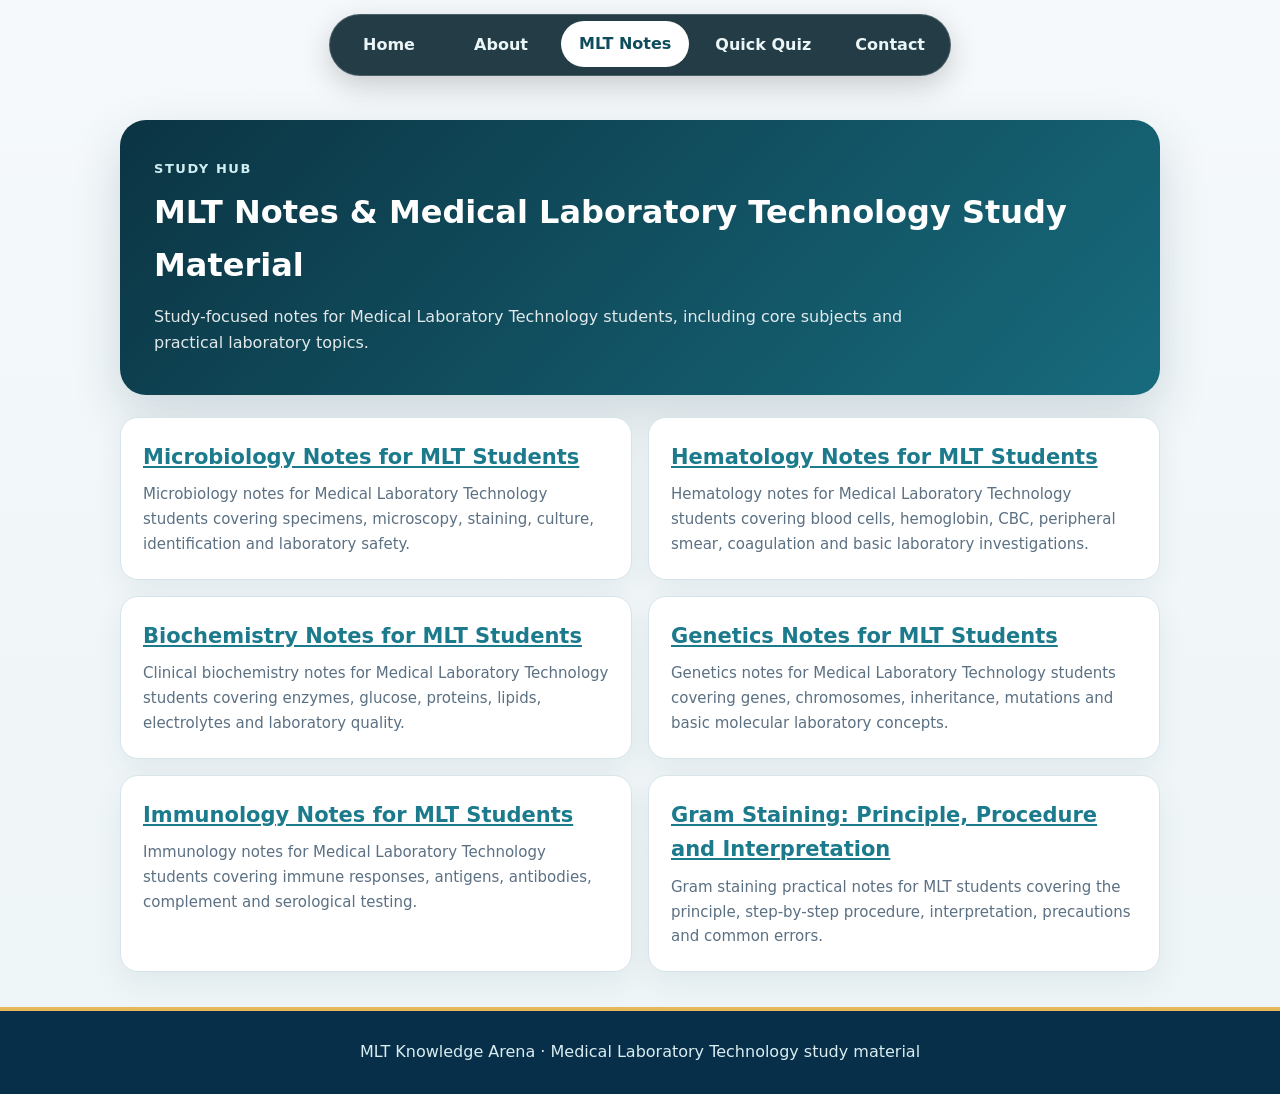
<file: Notes/index.html>
<!doctype html>
<html lang="en">
<head>
<meta charset="utf-8">
<meta name="viewport" content="width=device-width,initial-scale=1">
<title>MLT Notes &amp; Study Material | MLT Knowledge Arena</title>
<meta name="description" content="MLT notes and Medical Laboratory Technology study material covering Microbiology, Hematology, Biochemistry, Genetics, Immunology and practical laboratory topics.">
<meta name="robots" content="index,follow,max-image-preview:large,max-snippet:-1,max-video-preview:-1">
<link rel="canonical" href="https://shivambiomed.github.io/mlt-notes/">
<meta property="og:type" content="website">
<meta property="og:title" content="MLT Notes &amp; Study Material | MLT Knowledge Arena">
<meta property="og:description" content="MLT notes and Medical Laboratory Technology study material for students.">
<meta property="og:url" content="https://shivambiomed.github.io/mlt-notes/">
<link rel="stylesheet" href="/assets/css/seo-pages.css">
<script type="application/ld+json">
{
  "@context": "https://schema.org",
  "@type": "CollectionPage",
  "name": "MLT Notes & Study Material",
  "description": "MLT notes and Medical Laboratory Technology study material.",
  "url": "https://shivambiomed.github.io/mlt-notes/",
  "isPartOf": {
    "@type": "WebSite",
    "name": "MLT Knowledge Arena",
    "url": "https://shivambiomed.github.io/"
  },
  "inLanguage": "en"
}
</script>
</head>
<body>
<div class="topbar"><nav class="nav" aria-label="Primary navigation"><a href="/">Home</a><a href="/#about">About</a><a class="active" href="/mlt-notes/">MLT Notes</a><a href="/#quiz">Quick Quiz</a><a href="/#contact">Contact</a></nav></div>
<div class="mlt-mobile-header"><button class="mlt-menu-button" id="mltMenuButton" aria-label="Open menu" aria-expanded="false"><span></span><span></span><span></span></button><a class="mlt-mobile-brand" href="/"><span class="mlt-brand-mark">🧪</span><span>MLT Knowledge Arena</span></a><a class="mlt-header-action" aria-label="Open Quick Quiz" href="/#quiz">🤖</a></div>
<div class="mlt-drawer-overlay" id="mltDrawerOverlay" aria-hidden="true"></div><aside class="mlt-drawer" id="mltDrawer" aria-label="Website menu" aria-hidden="true"><div class="mlt-drawer-profile"><div class="mlt-profile-icon">🧪</div><div class="mlt-profile-copy"><strong>MLT Knowledge Arena</strong><span>Explore notes, quiz and lab resources</span></div><button class="mlt-drawer-close" id="mltDrawerClose" aria-label="Close menu">×</button></div><div class="mlt-drawer-list"><a class="mlt-drawer-item" href="/"><span class="mlt-item-icon">⌂</span><span>Home</span></a><a class="mlt-drawer-item" href="/mlt-notes/"><span class="mlt-item-icon">📚</span><span>MLT Notes</span></a><div class="mlt-drawer-item"><span class="mlt-item-icon">🧫</span><span>Subjects</span></div><div class="mlt-drawer-submenu"><a href="/mlt-notes/microbiology/"><b>Microbiology</b><small>Specimens, culture, identification &amp; testing</small></a><a href="/mlt-notes/hematology/"><b>Hematology</b><small>Blood cells, Hb, coagulation &amp; investigations</small></a><a href="/mlt-notes/biochemistry/"><b>Biochemistry</b><small>Biomolecules, enzymes, metabolism &amp; tests</small></a><a href="/mlt-notes/genetics/"><b>Genetics</b><small>Genes, chromosomes, inheritance &amp; variation</small></a><a href="/mlt-notes/immunology/"><b>Immunology</b><small>Immune responses, antibodies &amp; serology</small></a></div><a class="mlt-drawer-item" href="/#quiz"><span class="mlt-item-icon">🧠</span><span>Quick Quiz</span></a><a class="mlt-drawer-item" href="/#about"><span class="mlt-item-icon">🎓</span><span>Career &amp; Skills</span></a><a class="mlt-drawer-item" href="/#about"><span class="mlt-item-icon">👤</span><span>About</span></a><a class="mlt-drawer-item" href="/#contact"><span class="mlt-item-icon">✉️</span><span>Contact</span></a></div><div class="mlt-drawer-footer"><strong>Study smarter with MLT Knowledge Arena</strong><span>Notes • Lab Practical • Quiz • Career</span></div></aside>
<main class="page-shell">
<div class="hero-note"><div class="eyebrow">Study Hub</div><h1>MLT Notes &amp; Medical Laboratory Technology Study Material</h1><p>Study-focused notes for Medical Laboratory Technology students, including core subjects and practical laboratory topics.</p></div>
<div class="card-grid"><article class="card microbiology"><h2><a href="/mlt-notes/microbiology/">Microbiology Notes for MLT Students</a></h2><p>Microbiology notes for Medical Laboratory Technology students covering specimens, microscopy, staining, culture, identification and laboratory safety.</p></article><article class="card hematology"><h2><a href="/mlt-notes/hematology/">Hematology Notes for MLT Students</a></h2><p>Hematology notes for Medical Laboratory Technology students covering blood cells, hemoglobin, CBC, peripheral smear, coagulation and basic laboratory investigations.</p></article><article class="card biochemistry"><h2><a href="/mlt-notes/biochemistry/">Biochemistry Notes for MLT Students</a></h2><p>Clinical biochemistry notes for Medical Laboratory Technology students covering enzymes, glucose, proteins, lipids, electrolytes and laboratory quality.</p></article><article class="card genetics"><h2><a href="/mlt-notes/genetics/">Genetics Notes for MLT Students</a></h2><p>Genetics notes for Medical Laboratory Technology students covering genes, chromosomes, inheritance, mutations and basic molecular laboratory concepts.</p></article><article class="card immunology"><h2><a href="/mlt-notes/immunology/">Immunology Notes for MLT Students</a></h2><p>Immunology notes for Medical Laboratory Technology students covering immune responses, antigens, antibodies, complement and serological testing.</p></article><article class="card gram-staining"><h2><a href="/mlt-notes/gram-staining/">Gram Staining: Principle, Procedure and Interpretation</a></h2><p>Gram staining practical notes for MLT students covering the principle, step-by-step procedure, interpretation, precautions and common errors.</p></article></div>
</main>
<footer class="site-footer">MLT Knowledge Arena &middot; Medical Laboratory Technology study material</footer>
<script src="/assets/js/seo-nav.js"></script></body>
</html>
</file>
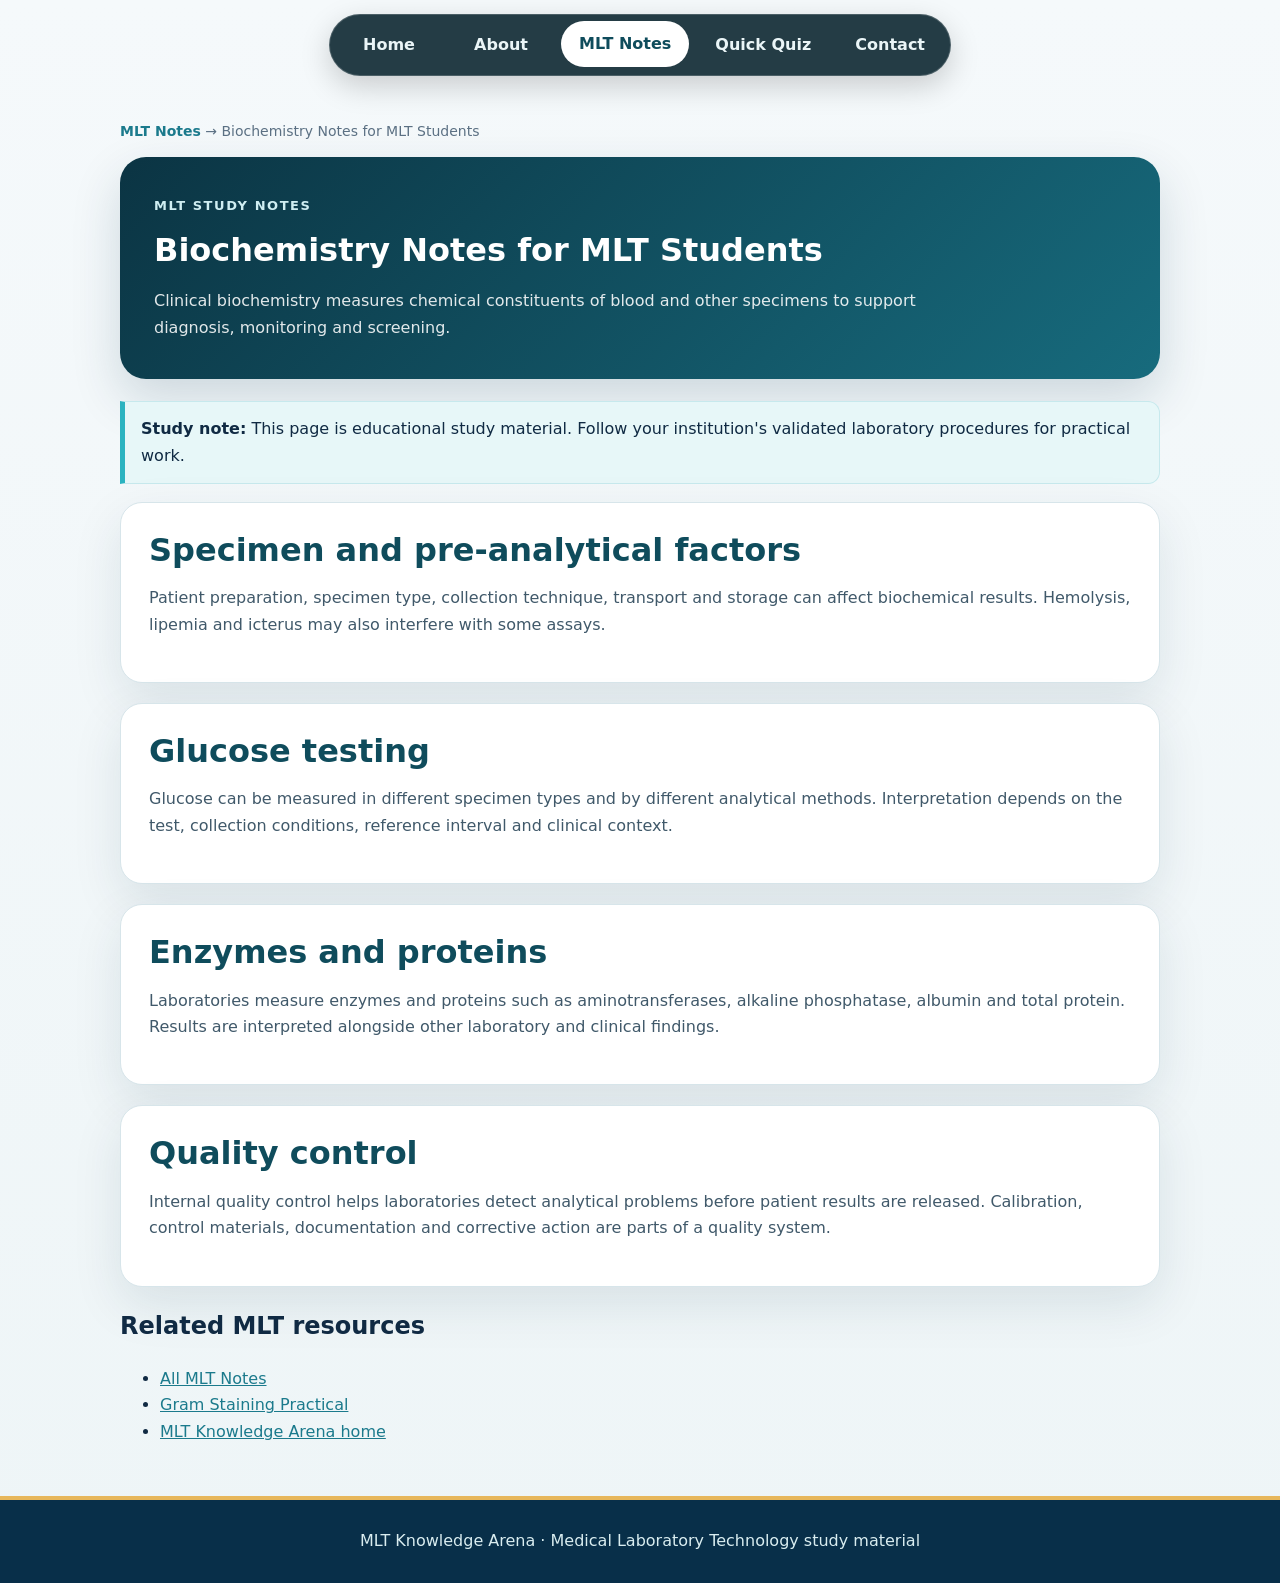
<file: Notes/biochemistry/index.html>
<!doctype html>
<html lang="en">
<head>
<meta charset="utf-8">
<meta name="viewport" content="width=device-width,initial-scale=1">
<title>Biochemistry Notes for MLT Students | MLT Knowledge Arena</title>
<meta name="description" content="Clinical biochemistry notes for Medical Laboratory Technology students covering enzymes, glucose, proteins, lipids, electrolytes and laboratory quality.">
<meta name="robots" content="index,follow,max-image-preview:large,max-snippet:-1,max-video-preview:-1">
<link rel="canonical" href="https://shivambiomed.github.io/mlt-notes/biochemistry/">
<meta property="og:type" content="article">
<meta property="og:title" content="Biochemistry Notes for MLT Students | MLT Knowledge Arena">
<meta property="og:description" content="Clinical biochemistry notes for Medical Laboratory Technology students covering enzymes, glucose, proteins, lipids, electrolytes and laboratory quality.">
<meta property="og:url" content="https://shivambiomed.github.io/mlt-notes/biochemistry/">
<meta property="og:site_name" content="MLT Knowledge Arena">
<meta name="twitter:card" content="summary">
<meta name="twitter:title" content="Biochemistry Notes for MLT Students | MLT Knowledge Arena">
<meta name="twitter:description" content="Clinical biochemistry notes for Medical Laboratory Technology students covering enzymes, glucose, proteins, lipids, electrolytes and laboratory quality.">
<link rel="stylesheet" href="/assets/css/seo-pages.css">
<script type="application/ld+json">
{
  "@context": "https://schema.org",
  "@type": "Article",
  "headline": "Biochemistry Notes for MLT Students",
  "description": "Clinical biochemistry notes for Medical Laboratory Technology students covering enzymes, glucose, proteins, lipids, electrolytes and laboratory quality.",
  "url": "https://shivambiomed.github.io/mlt-notes/biochemistry/",
  "isPartOf": {
    "@type": "WebSite",
    "name": "MLT Knowledge Arena",
    "url": "https://shivambiomed.github.io/"
  },
  "inLanguage": "en",
  "about": [
    "Medical Laboratory Technology",
    "MLT study material"
  ]
}
</script>
</head>
<body>
<div class="topbar"><nav class="nav" aria-label="Primary navigation"><a href="/">Home</a><a href="/#about">About</a><a class="active" href="/mlt-notes/">MLT Notes</a><a href="/#quiz">Quick Quiz</a><a href="/#contact">Contact</a></nav></div>
<div class="mlt-mobile-header"><button class="mlt-menu-button" id="mltMenuButton" aria-label="Open menu" aria-expanded="false"><span></span><span></span><span></span></button><a class="mlt-mobile-brand" href="/"><span class="mlt-brand-mark">🧪</span><span>MLT Knowledge Arena</span></a><a class="mlt-header-action" aria-label="Open Quick Quiz" href="/#quiz">🤖</a></div>
<div class="mlt-drawer-overlay" id="mltDrawerOverlay" aria-hidden="true"></div><aside class="mlt-drawer" id="mltDrawer" aria-label="Website menu" aria-hidden="true"><div class="mlt-drawer-profile"><div class="mlt-profile-icon">🧪</div><div class="mlt-profile-copy"><strong>MLT Knowledge Arena</strong><span>Explore notes, quiz and lab resources</span></div><button class="mlt-drawer-close" id="mltDrawerClose" aria-label="Close menu">×</button></div><div class="mlt-drawer-list"><a class="mlt-drawer-item" href="/"><span class="mlt-item-icon">⌂</span><span>Home</span></a><a class="mlt-drawer-item" href="/mlt-notes/"><span class="mlt-item-icon">📚</span><span>MLT Notes</span></a><div class="mlt-drawer-item"><span class="mlt-item-icon">🧫</span><span>Subjects</span></div><div class="mlt-drawer-submenu"><a href="/mlt-notes/microbiology/"><b>Microbiology</b><small>Specimens, culture, identification &amp; testing</small></a><a href="/mlt-notes/hematology/"><b>Hematology</b><small>Blood cells, Hb, coagulation &amp; investigations</small></a><a href="/mlt-notes/biochemistry/"><b>Biochemistry</b><small>Biomolecules, enzymes, metabolism &amp; tests</small></a><a href="/mlt-notes/genetics/"><b>Genetics</b><small>Genes, chromosomes, inheritance &amp; variation</small></a><a href="/mlt-notes/immunology/"><b>Immunology</b><small>Immune responses, antibodies &amp; serology</small></a></div><a class="mlt-drawer-item" href="/#quiz"><span class="mlt-item-icon">🧠</span><span>Quick Quiz</span></a><a class="mlt-drawer-item" href="/#about"><span class="mlt-item-icon">🎓</span><span>Career &amp; Skills</span></a><a class="mlt-drawer-item" href="/#about"><span class="mlt-item-icon">👤</span><span>About</span></a><a class="mlt-drawer-item" href="/#contact"><span class="mlt-item-icon">✉️</span><span>Contact</span></a></div><div class="mlt-drawer-footer"><strong>Study smarter with MLT Knowledge Arena</strong><span>Notes • Lab Practical • Quiz • Career</span></div></aside>
<main class="page-shell">
<p class="breadcrumb"><a href="/mlt-notes/">MLT Notes</a> &rarr; Biochemistry Notes for MLT Students</p>
<div class="hero-note"><div class="eyebrow">MLT Study Notes</div><h1>Biochemistry Notes for MLT Students</h1><p>Clinical biochemistry measures chemical constituents of blood and other specimens to support diagnosis, monitoring and screening.</p></div>
<div class="note"><strong>Study note:</strong> This page is educational study material. Follow your institution's validated laboratory procedures for practical work.</div>
<section class="content-panel"><h2>Specimen and pre-analytical factors</h2><p>Patient preparation, specimen type, collection technique, transport and storage can affect biochemical results. Hemolysis, lipemia and icterus may also interfere with some assays.</p></section>
<section class="content-panel"><h2>Glucose testing</h2><p>Glucose can be measured in different specimen types and by different analytical methods. Interpretation depends on the test, collection conditions, reference interval and clinical context.</p></section>
<section class="content-panel"><h2>Enzymes and proteins</h2><p>Laboratories measure enzymes and proteins such as aminotransferases, alkaline phosphatase, albumin and total protein. Results are interpreted alongside other laboratory and clinical findings.</p></section>
<section class="content-panel"><h2>Quality control</h2><p>Internal quality control helps laboratories detect analytical problems before patient results are released. Calibration, control materials, documentation and corrective action are parts of a quality system.</p></section>
<h2>Related MLT resources</h2>
<ul>
<li><a href="/mlt-notes/">All MLT Notes</a></li>
<li><a href="/mlt-notes/gram-staining/">Gram Staining Practical</a></li>
<li><a href="/">MLT Knowledge Arena home</a></li>
</ul>
</main>
<footer class="site-footer">MLT Knowledge Arena &middot; Medical Laboratory Technology study material</footer>
<script src="/assets/js/seo-nav.js"></script></body>
</html>
</file>
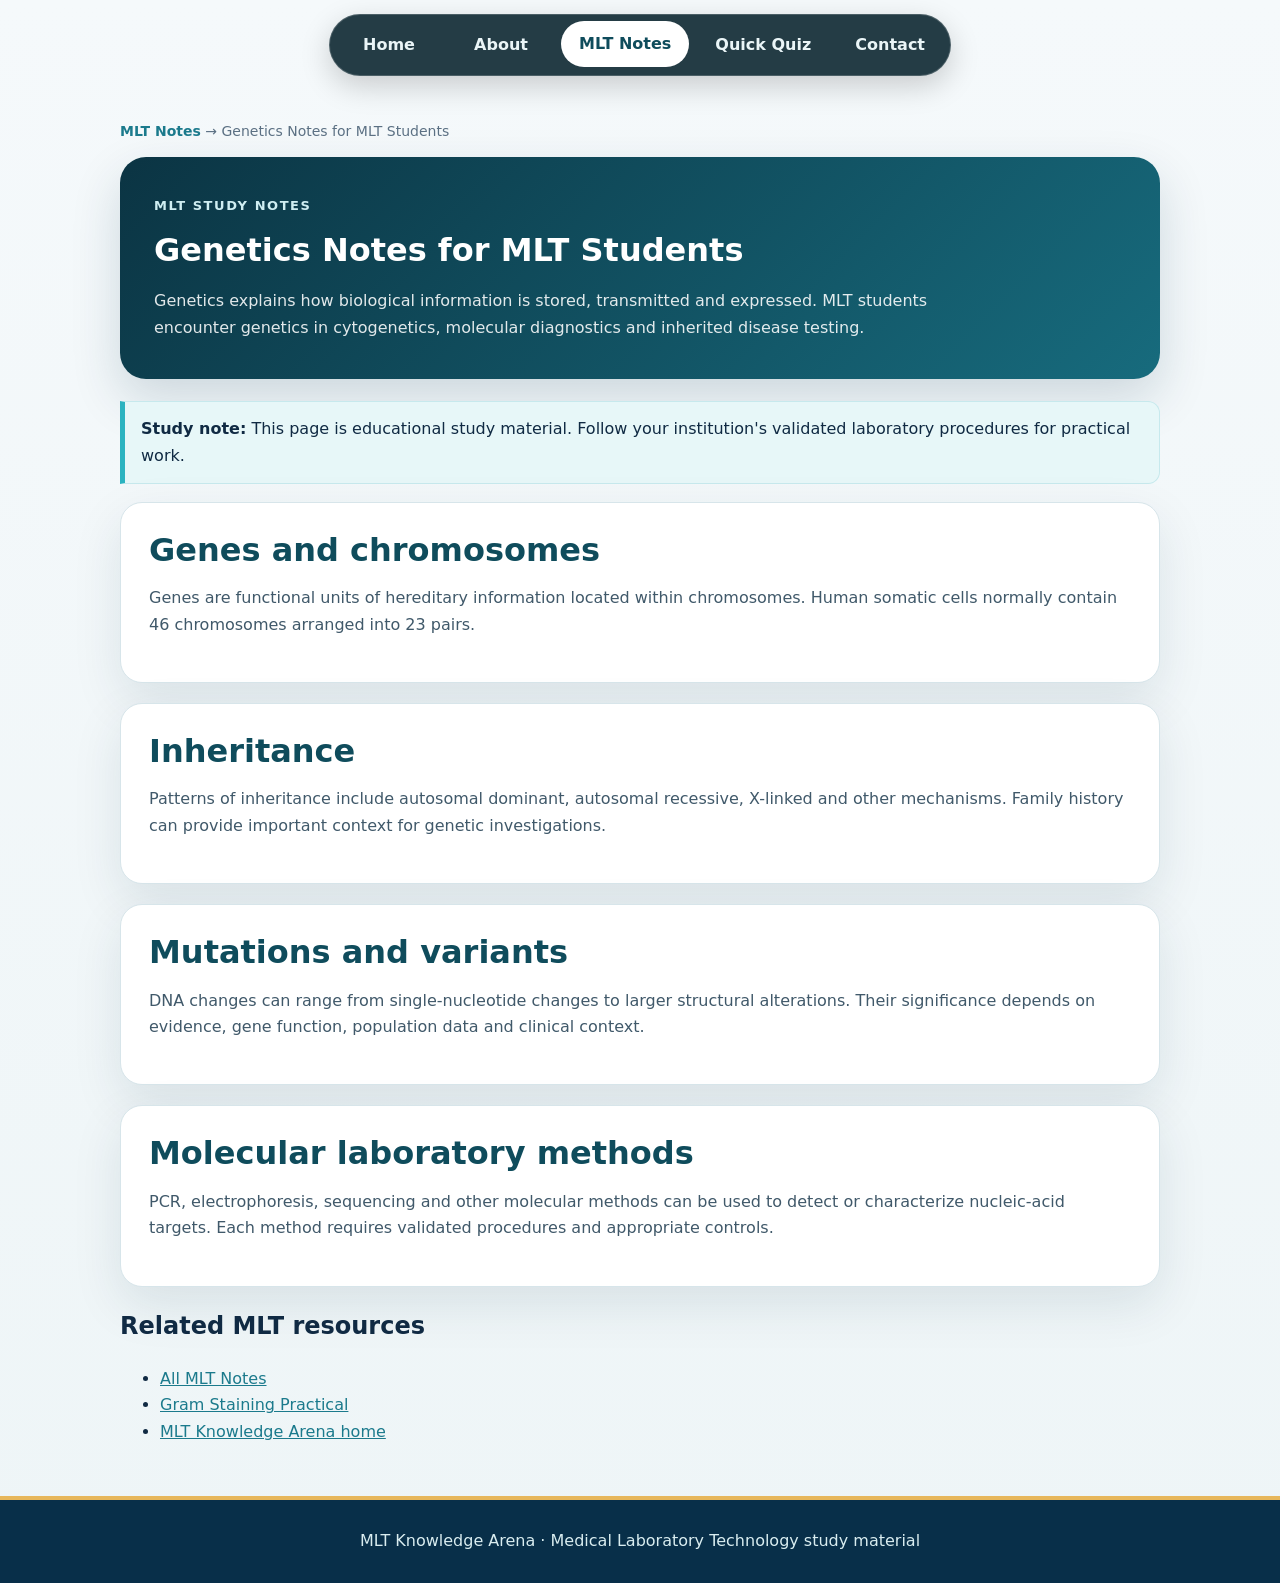
<file: Notes/genetics/index.html>
<!doctype html>
<html lang="en">
<head>
<meta charset="utf-8">
<meta name="viewport" content="width=device-width,initial-scale=1">
<title>Genetics Notes for MLT Students | MLT Knowledge Arena</title>
<meta name="description" content="Genetics notes for Medical Laboratory Technology students covering genes, chromosomes, inheritance, mutations and basic molecular laboratory concepts.">
<meta name="robots" content="index,follow,max-image-preview:large,max-snippet:-1,max-video-preview:-1">
<link rel="canonical" href="https://shivambiomed.github.io/mlt-notes/genetics/">
<meta property="og:type" content="article">
<meta property="og:title" content="Genetics Notes for MLT Students | MLT Knowledge Arena">
<meta property="og:description" content="Genetics notes for Medical Laboratory Technology students covering genes, chromosomes, inheritance, mutations and basic molecular laboratory concepts.">
<meta property="og:url" content="https://shivambiomed.github.io/mlt-notes/genetics/">
<meta property="og:site_name" content="MLT Knowledge Arena">
<meta name="twitter:card" content="summary">
<meta name="twitter:title" content="Genetics Notes for MLT Students | MLT Knowledge Arena">
<meta name="twitter:description" content="Genetics notes for Medical Laboratory Technology students covering genes, chromosomes, inheritance, mutations and basic molecular laboratory concepts.">
<link rel="stylesheet" href="/assets/css/seo-pages.css">
<script type="application/ld+json">
{
  "@context": "https://schema.org",
  "@type": "Article",
  "headline": "Genetics Notes for MLT Students",
  "description": "Genetics notes for Medical Laboratory Technology students covering genes, chromosomes, inheritance, mutations and basic molecular laboratory concepts.",
  "url": "https://shivambiomed.github.io/mlt-notes/genetics/",
  "isPartOf": {
    "@type": "WebSite",
    "name": "MLT Knowledge Arena",
    "url": "https://shivambiomed.github.io/"
  },
  "inLanguage": "en",
  "about": [
    "Medical Laboratory Technology",
    "MLT study material"
  ]
}
</script>
</head>
<body>
<div class="topbar"><nav class="nav" aria-label="Primary navigation"><a href="/">Home</a><a href="/#about">About</a><a class="active" href="/mlt-notes/">MLT Notes</a><a href="/#quiz">Quick Quiz</a><a href="/#contact">Contact</a></nav></div>
<div class="mlt-mobile-header"><button class="mlt-menu-button" id="mltMenuButton" aria-label="Open menu" aria-expanded="false"><span></span><span></span><span></span></button><a class="mlt-mobile-brand" href="/"><span class="mlt-brand-mark">🧪</span><span>MLT Knowledge Arena</span></a><a class="mlt-header-action" aria-label="Open Quick Quiz" href="/#quiz">🤖</a></div>
<div class="mlt-drawer-overlay" id="mltDrawerOverlay" aria-hidden="true"></div><aside class="mlt-drawer" id="mltDrawer" aria-label="Website menu" aria-hidden="true"><div class="mlt-drawer-profile"><div class="mlt-profile-icon">🧪</div><div class="mlt-profile-copy"><strong>MLT Knowledge Arena</strong><span>Explore notes, quiz and lab resources</span></div><button class="mlt-drawer-close" id="mltDrawerClose" aria-label="Close menu">×</button></div><div class="mlt-drawer-list"><a class="mlt-drawer-item" href="/"><span class="mlt-item-icon">⌂</span><span>Home</span></a><a class="mlt-drawer-item" href="/mlt-notes/"><span class="mlt-item-icon">📚</span><span>MLT Notes</span></a><div class="mlt-drawer-item"><span class="mlt-item-icon">🧫</span><span>Subjects</span></div><div class="mlt-drawer-submenu"><a href="/mlt-notes/microbiology/"><b>Microbiology</b><small>Specimens, culture, identification &amp; testing</small></a><a href="/mlt-notes/hematology/"><b>Hematology</b><small>Blood cells, Hb, coagulation &amp; investigations</small></a><a href="/mlt-notes/biochemistry/"><b>Biochemistry</b><small>Biomolecules, enzymes, metabolism &amp; tests</small></a><a href="/mlt-notes/genetics/"><b>Genetics</b><small>Genes, chromosomes, inheritance &amp; variation</small></a><a href="/mlt-notes/immunology/"><b>Immunology</b><small>Immune responses, antibodies &amp; serology</small></a></div><a class="mlt-drawer-item" href="/#quiz"><span class="mlt-item-icon">🧠</span><span>Quick Quiz</span></a><a class="mlt-drawer-item" href="/#about"><span class="mlt-item-icon">🎓</span><span>Career &amp; Skills</span></a><a class="mlt-drawer-item" href="/#about"><span class="mlt-item-icon">👤</span><span>About</span></a><a class="mlt-drawer-item" href="/#contact"><span class="mlt-item-icon">✉️</span><span>Contact</span></a></div><div class="mlt-drawer-footer"><strong>Study smarter with MLT Knowledge Arena</strong><span>Notes • Lab Practical • Quiz • Career</span></div></aside>
<main class="page-shell">
<p class="breadcrumb"><a href="/mlt-notes/">MLT Notes</a> &rarr; Genetics Notes for MLT Students</p>
<div class="hero-note"><div class="eyebrow">MLT Study Notes</div><h1>Genetics Notes for MLT Students</h1><p>Genetics explains how biological information is stored, transmitted and expressed. MLT students encounter genetics in cytogenetics, molecular diagnostics and inherited disease testing.</p></div>
<div class="note"><strong>Study note:</strong> This page is educational study material. Follow your institution's validated laboratory procedures for practical work.</div>
<section class="content-panel"><h2>Genes and chromosomes</h2><p>Genes are functional units of hereditary information located within chromosomes. Human somatic cells normally contain 46 chromosomes arranged into 23 pairs.</p></section>
<section class="content-panel"><h2>Inheritance</h2><p>Patterns of inheritance include autosomal dominant, autosomal recessive, X-linked and other mechanisms. Family history can provide important context for genetic investigations.</p></section>
<section class="content-panel"><h2>Mutations and variants</h2><p>DNA changes can range from single-nucleotide changes to larger structural alterations. Their significance depends on evidence, gene function, population data and clinical context.</p></section>
<section class="content-panel"><h2>Molecular laboratory methods</h2><p>PCR, electrophoresis, sequencing and other molecular methods can be used to detect or characterize nucleic-acid targets. Each method requires validated procedures and appropriate controls.</p></section>
<h2>Related MLT resources</h2>
<ul>
<li><a href="/mlt-notes/">All MLT Notes</a></li>
<li><a href="/mlt-notes/gram-staining/">Gram Staining Practical</a></li>
<li><a href="/">MLT Knowledge Arena home</a></li>
</ul>
</main>
<footer class="site-footer">MLT Knowledge Arena &middot; Medical Laboratory Technology study material</footer>
<script src="/assets/js/seo-nav.js"></script></body>
</html>
</file>
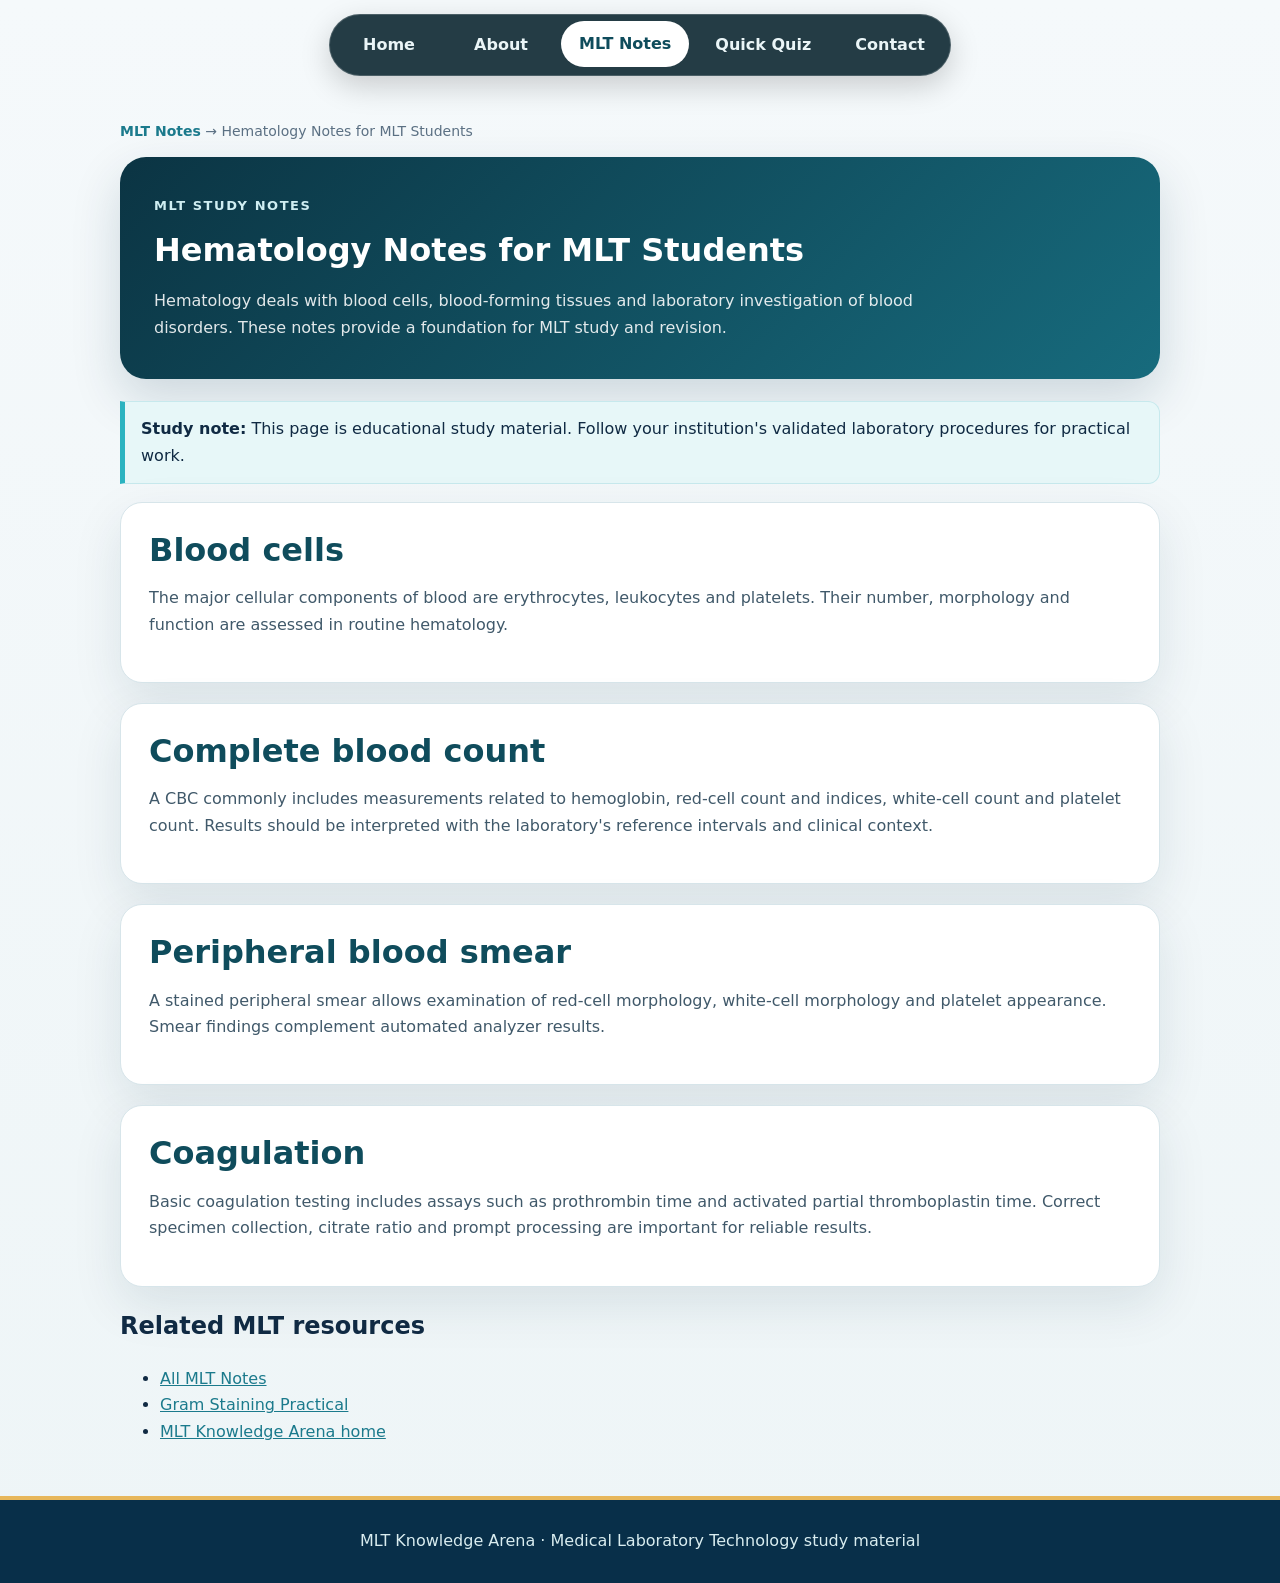
<file: Notes/hematology/index.html>
<!doctype html>
<html lang="en">
<head>
<meta charset="utf-8">
<meta name="viewport" content="width=device-width,initial-scale=1">
<title>Hematology Notes for MLT Students | MLT Knowledge Arena</title>
<meta name="description" content="Hematology notes for Medical Laboratory Technology students covering blood cells, hemoglobin, CBC, peripheral smear, coagulation and basic laboratory investigations.">
<meta name="robots" content="index,follow,max-image-preview:large,max-snippet:-1,max-video-preview:-1">
<link rel="canonical" href="https://shivambiomed.github.io/mlt-notes/hematology/">
<meta property="og:type" content="article">
<meta property="og:title" content="Hematology Notes for MLT Students | MLT Knowledge Arena">
<meta property="og:description" content="Hematology notes for Medical Laboratory Technology students covering blood cells, hemoglobin, CBC, peripheral smear, coagulation and basic laboratory investigations.">
<meta property="og:url" content="https://shivambiomed.github.io/mlt-notes/hematology/">
<meta property="og:site_name" content="MLT Knowledge Arena">
<meta name="twitter:card" content="summary">
<meta name="twitter:title" content="Hematology Notes for MLT Students | MLT Knowledge Arena">
<meta name="twitter:description" content="Hematology notes for Medical Laboratory Technology students covering blood cells, hemoglobin, CBC, peripheral smear, coagulation and basic laboratory investigations.">
<link rel="stylesheet" href="/assets/css/seo-pages.css">
<script type="application/ld+json">
{
  "@context": "https://schema.org",
  "@type": "Article",
  "headline": "Hematology Notes for MLT Students",
  "description": "Hematology notes for Medical Laboratory Technology students covering blood cells, hemoglobin, CBC, peripheral smear, coagulation and basic laboratory investigations.",
  "url": "https://shivambiomed.github.io/mlt-notes/hematology/",
  "isPartOf": {
    "@type": "WebSite",
    "name": "MLT Knowledge Arena",
    "url": "https://shivambiomed.github.io/"
  },
  "inLanguage": "en",
  "about": [
    "Medical Laboratory Technology",
    "MLT study material"
  ]
}
</script>
</head>
<body>
<div class="topbar"><nav class="nav" aria-label="Primary navigation"><a href="/">Home</a><a href="/#about">About</a><a class="active" href="/mlt-notes/">MLT Notes</a><a href="/#quiz">Quick Quiz</a><a href="/#contact">Contact</a></nav></div>
<div class="mlt-mobile-header"><button class="mlt-menu-button" id="mltMenuButton" aria-label="Open menu" aria-expanded="false"><span></span><span></span><span></span></button><a class="mlt-mobile-brand" href="/"><span class="mlt-brand-mark">🧪</span><span>MLT Knowledge Arena</span></a><a class="mlt-header-action" aria-label="Open Quick Quiz" href="/#quiz">🤖</a></div>
<div class="mlt-drawer-overlay" id="mltDrawerOverlay" aria-hidden="true"></div><aside class="mlt-drawer" id="mltDrawer" aria-label="Website menu" aria-hidden="true"><div class="mlt-drawer-profile"><div class="mlt-profile-icon">🧪</div><div class="mlt-profile-copy"><strong>MLT Knowledge Arena</strong><span>Explore notes, quiz and lab resources</span></div><button class="mlt-drawer-close" id="mltDrawerClose" aria-label="Close menu">×</button></div><div class="mlt-drawer-list"><a class="mlt-drawer-item" href="/"><span class="mlt-item-icon">⌂</span><span>Home</span></a><a class="mlt-drawer-item" href="/mlt-notes/"><span class="mlt-item-icon">📚</span><span>MLT Notes</span></a><div class="mlt-drawer-item"><span class="mlt-item-icon">🧫</span><span>Subjects</span></div><div class="mlt-drawer-submenu"><a href="/mlt-notes/microbiology/"><b>Microbiology</b><small>Specimens, culture, identification &amp; testing</small></a><a href="/mlt-notes/hematology/"><b>Hematology</b><small>Blood cells, Hb, coagulation &amp; investigations</small></a><a href="/mlt-notes/biochemistry/"><b>Biochemistry</b><small>Biomolecules, enzymes, metabolism &amp; tests</small></a><a href="/mlt-notes/genetics/"><b>Genetics</b><small>Genes, chromosomes, inheritance &amp; variation</small></a><a href="/mlt-notes/immunology/"><b>Immunology</b><small>Immune responses, antibodies &amp; serology</small></a></div><a class="mlt-drawer-item" href="/#quiz"><span class="mlt-item-icon">🧠</span><span>Quick Quiz</span></a><a class="mlt-drawer-item" href="/#about"><span class="mlt-item-icon">🎓</span><span>Career &amp; Skills</span></a><a class="mlt-drawer-item" href="/#about"><span class="mlt-item-icon">👤</span><span>About</span></a><a class="mlt-drawer-item" href="/#contact"><span class="mlt-item-icon">✉️</span><span>Contact</span></a></div><div class="mlt-drawer-footer"><strong>Study smarter with MLT Knowledge Arena</strong><span>Notes • Lab Practical • Quiz • Career</span></div></aside>
<main class="page-shell">
<p class="breadcrumb"><a href="/mlt-notes/">MLT Notes</a> &rarr; Hematology Notes for MLT Students</p>
<div class="hero-note"><div class="eyebrow">MLT Study Notes</div><h1>Hematology Notes for MLT Students</h1><p>Hematology deals with blood cells, blood-forming tissues and laboratory investigation of blood disorders. These notes provide a foundation for MLT study and revision.</p></div>
<div class="note"><strong>Study note:</strong> This page is educational study material. Follow your institution's validated laboratory procedures for practical work.</div>
<section class="content-panel"><h2>Blood cells</h2><p>The major cellular components of blood are erythrocytes, leukocytes and platelets. Their number, morphology and function are assessed in routine hematology.</p></section>
<section class="content-panel"><h2>Complete blood count</h2><p>A CBC commonly includes measurements related to hemoglobin, red-cell count and indices, white-cell count and platelet count. Results should be interpreted with the laboratory's reference intervals and clinical context.</p></section>
<section class="content-panel"><h2>Peripheral blood smear</h2><p>A stained peripheral smear allows examination of red-cell morphology, white-cell morphology and platelet appearance. Smear findings complement automated analyzer results.</p></section>
<section class="content-panel"><h2>Coagulation</h2><p>Basic coagulation testing includes assays such as prothrombin time and activated partial thromboplastin time. Correct specimen collection, citrate ratio and prompt processing are important for reliable results.</p></section>
<h2>Related MLT resources</h2>
<ul>
<li><a href="/mlt-notes/">All MLT Notes</a></li>
<li><a href="/mlt-notes/gram-staining/">Gram Staining Practical</a></li>
<li><a href="/">MLT Knowledge Arena home</a></li>
</ul>
</main>
<footer class="site-footer">MLT Knowledge Arena &middot; Medical Laboratory Technology study material</footer>
<script src="/assets/js/seo-nav.js"></script></body>
</html>
</file>
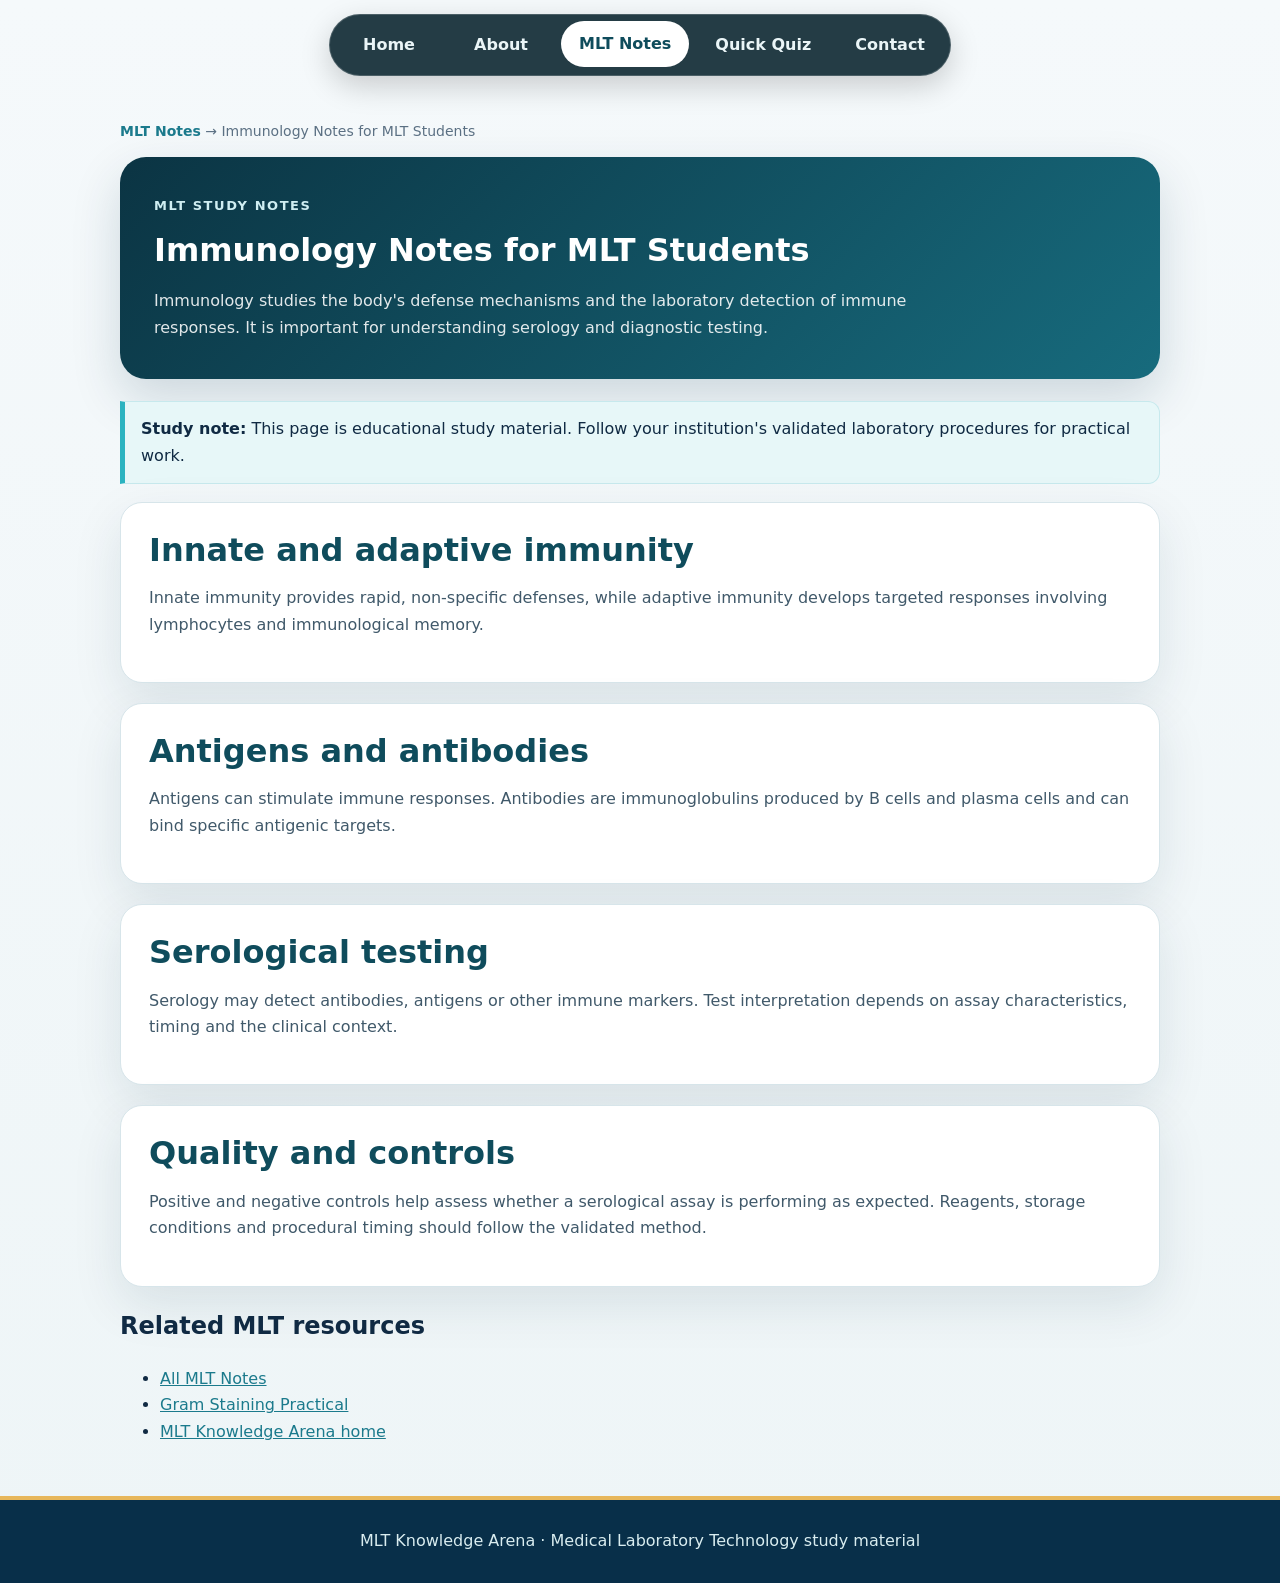
<file: Notes/immunology/index.html>
<!doctype html>
<html lang="en">
<head>
<meta charset="utf-8">
<meta name="viewport" content="width=device-width,initial-scale=1">
<title>Immunology Notes for MLT Students | MLT Knowledge Arena</title>
<meta name="description" content="Immunology notes for Medical Laboratory Technology students covering immune responses, antigens, antibodies, complement and serological testing.">
<meta name="robots" content="index,follow,max-image-preview:large,max-snippet:-1,max-video-preview:-1">
<link rel="canonical" href="https://shivambiomed.github.io/mlt-notes/immunology/">
<meta property="og:type" content="article">
<meta property="og:title" content="Immunology Notes for MLT Students | MLT Knowledge Arena">
<meta property="og:description" content="Immunology notes for Medical Laboratory Technology students covering immune responses, antigens, antibodies, complement and serological testing.">
<meta property="og:url" content="https://shivambiomed.github.io/mlt-notes/immunology/">
<meta property="og:site_name" content="MLT Knowledge Arena">
<meta name="twitter:card" content="summary">
<meta name="twitter:title" content="Immunology Notes for MLT Students | MLT Knowledge Arena">
<meta name="twitter:description" content="Immunology notes for Medical Laboratory Technology students covering immune responses, antigens, antibodies, complement and serological testing.">
<link rel="stylesheet" href="/assets/css/seo-pages.css">
<script type="application/ld+json">
{
  "@context": "https://schema.org",
  "@type": "Article",
  "headline": "Immunology Notes for MLT Students",
  "description": "Immunology notes for Medical Laboratory Technology students covering immune responses, antigens, antibodies, complement and serological testing.",
  "url": "https://shivambiomed.github.io/mlt-notes/immunology/",
  "isPartOf": {
    "@type": "WebSite",
    "name": "MLT Knowledge Arena",
    "url": "https://shivambiomed.github.io/"
  },
  "inLanguage": "en",
  "about": [
    "Medical Laboratory Technology",
    "MLT study material"
  ]
}
</script>
</head>
<body>
<div class="topbar"><nav class="nav" aria-label="Primary navigation"><a href="/">Home</a><a href="/#about">About</a><a class="active" href="/mlt-notes/">MLT Notes</a><a href="/#quiz">Quick Quiz</a><a href="/#contact">Contact</a></nav></div>
<div class="mlt-mobile-header"><button class="mlt-menu-button" id="mltMenuButton" aria-label="Open menu" aria-expanded="false"><span></span><span></span><span></span></button><a class="mlt-mobile-brand" href="/"><span class="mlt-brand-mark">🧪</span><span>MLT Knowledge Arena</span></a><a class="mlt-header-action" aria-label="Open Quick Quiz" href="/#quiz">🤖</a></div>
<div class="mlt-drawer-overlay" id="mltDrawerOverlay" aria-hidden="true"></div><aside class="mlt-drawer" id="mltDrawer" aria-label="Website menu" aria-hidden="true"><div class="mlt-drawer-profile"><div class="mlt-profile-icon">🧪</div><div class="mlt-profile-copy"><strong>MLT Knowledge Arena</strong><span>Explore notes, quiz and lab resources</span></div><button class="mlt-drawer-close" id="mltDrawerClose" aria-label="Close menu">×</button></div><div class="mlt-drawer-list"><a class="mlt-drawer-item" href="/"><span class="mlt-item-icon">⌂</span><span>Home</span></a><a class="mlt-drawer-item" href="/mlt-notes/"><span class="mlt-item-icon">📚</span><span>MLT Notes</span></a><div class="mlt-drawer-item"><span class="mlt-item-icon">🧫</span><span>Subjects</span></div><div class="mlt-drawer-submenu"><a href="/mlt-notes/microbiology/"><b>Microbiology</b><small>Specimens, culture, identification &amp; testing</small></a><a href="/mlt-notes/hematology/"><b>Hematology</b><small>Blood cells, Hb, coagulation &amp; investigations</small></a><a href="/mlt-notes/biochemistry/"><b>Biochemistry</b><small>Biomolecules, enzymes, metabolism &amp; tests</small></a><a href="/mlt-notes/genetics/"><b>Genetics</b><small>Genes, chromosomes, inheritance &amp; variation</small></a><a href="/mlt-notes/immunology/"><b>Immunology</b><small>Immune responses, antibodies &amp; serology</small></a></div><a class="mlt-drawer-item" href="/#quiz"><span class="mlt-item-icon">🧠</span><span>Quick Quiz</span></a><a class="mlt-drawer-item" href="/#about"><span class="mlt-item-icon">🎓</span><span>Career &amp; Skills</span></a><a class="mlt-drawer-item" href="/#about"><span class="mlt-item-icon">👤</span><span>About</span></a><a class="mlt-drawer-item" href="/#contact"><span class="mlt-item-icon">✉️</span><span>Contact</span></a></div><div class="mlt-drawer-footer"><strong>Study smarter with MLT Knowledge Arena</strong><span>Notes • Lab Practical • Quiz • Career</span></div></aside>
<main class="page-shell">
<p class="breadcrumb"><a href="/mlt-notes/">MLT Notes</a> &rarr; Immunology Notes for MLT Students</p>
<div class="hero-note"><div class="eyebrow">MLT Study Notes</div><h1>Immunology Notes for MLT Students</h1><p>Immunology studies the body's defense mechanisms and the laboratory detection of immune responses. It is important for understanding serology and diagnostic testing.</p></div>
<div class="note"><strong>Study note:</strong> This page is educational study material. Follow your institution's validated laboratory procedures for practical work.</div>
<section class="content-panel"><h2>Innate and adaptive immunity</h2><p>Innate immunity provides rapid, non-specific defenses, while adaptive immunity develops targeted responses involving lymphocytes and immunological memory.</p></section>
<section class="content-panel"><h2>Antigens and antibodies</h2><p>Antigens can stimulate immune responses. Antibodies are immunoglobulins produced by B cells and plasma cells and can bind specific antigenic targets.</p></section>
<section class="content-panel"><h2>Serological testing</h2><p>Serology may detect antibodies, antigens or other immune markers. Test interpretation depends on assay characteristics, timing and the clinical context.</p></section>
<section class="content-panel"><h2>Quality and controls</h2><p>Positive and negative controls help assess whether a serological assay is performing as expected. Reagents, storage conditions and procedural timing should follow the validated method.</p></section>
<h2>Related MLT resources</h2>
<ul>
<li><a href="/mlt-notes/">All MLT Notes</a></li>
<li><a href="/mlt-notes/gram-staining/">Gram Staining Practical</a></li>
<li><a href="/">MLT Knowledge Arena home</a></li>
</ul>
</main>
<footer class="site-footer">MLT Knowledge Arena &middot; Medical Laboratory Technology study material</footer>
<script src="/assets/js/seo-nav.js"></script></body>
</html>
</file>
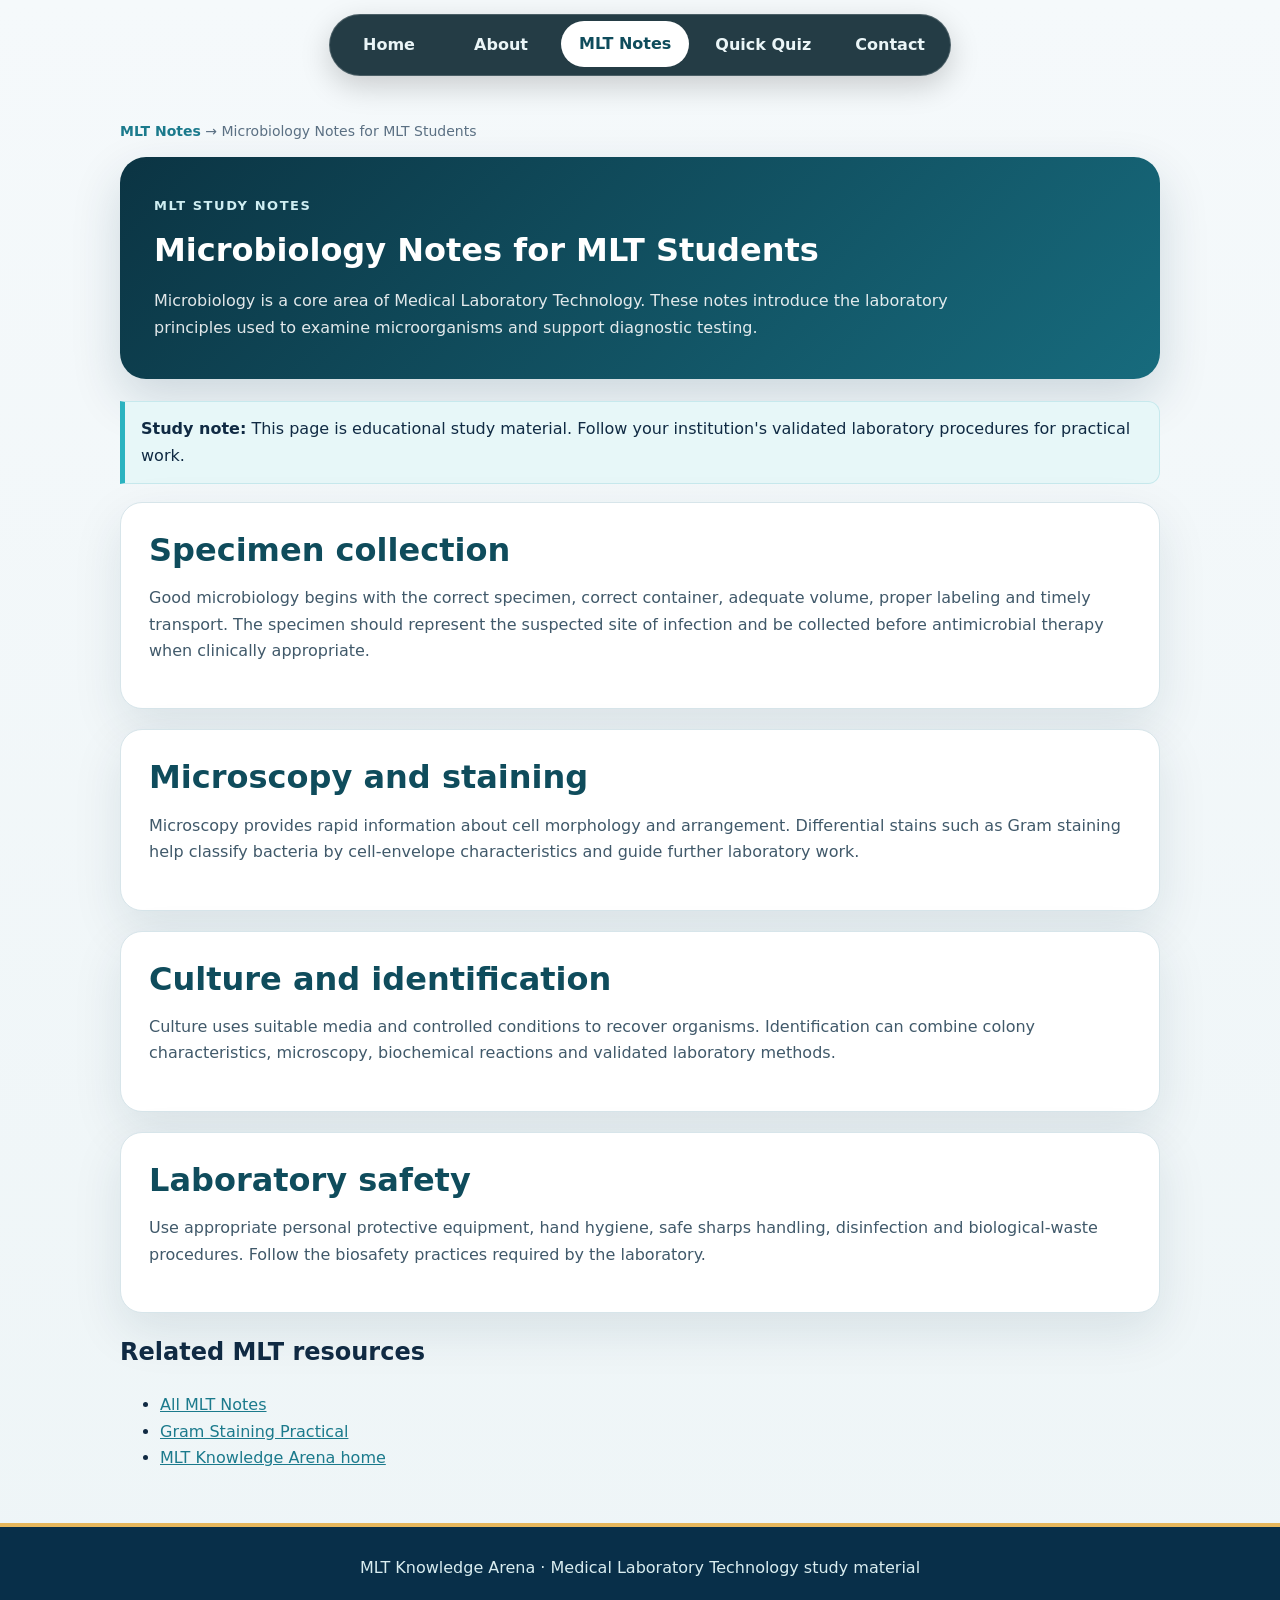
<file: Notes/microbiology/index.html>
<!doctype html>
<html lang="en">
<head>
<meta charset="utf-8">
<meta name="viewport" content="width=device-width,initial-scale=1">
<title>Microbiology Notes for MLT Students | MLT Knowledge Arena</title>
<meta name="description" content="Microbiology notes for Medical Laboratory Technology students covering specimens, microscopy, staining, culture, identification and laboratory safety.">
<meta name="robots" content="index,follow,max-image-preview:large,max-snippet:-1,max-video-preview:-1">
<link rel="canonical" href="https://shivambiomed.github.io/mlt-notes/microbiology/">
<meta property="og:type" content="article">
<meta property="og:title" content="Microbiology Notes for MLT Students | MLT Knowledge Arena">
<meta property="og:description" content="Microbiology notes for Medical Laboratory Technology students covering specimens, microscopy, staining, culture, identification and laboratory safety.">
<meta property="og:url" content="https://shivambiomed.github.io/mlt-notes/microbiology/">
<meta property="og:site_name" content="MLT Knowledge Arena">
<meta name="twitter:card" content="summary">
<meta name="twitter:title" content="Microbiology Notes for MLT Students | MLT Knowledge Arena">
<meta name="twitter:description" content="Microbiology notes for Medical Laboratory Technology students covering specimens, microscopy, staining, culture, identification and laboratory safety.">
<link rel="stylesheet" href="/assets/css/seo-pages.css">
<script type="application/ld+json">
{
  "@context": "https://schema.org",
  "@type": "Article",
  "headline": "Microbiology Notes for MLT Students",
  "description": "Microbiology notes for Medical Laboratory Technology students covering specimens, microscopy, staining, culture, identification and laboratory safety.",
  "url": "https://shivambiomed.github.io/mlt-notes/microbiology/",
  "isPartOf": {
    "@type": "WebSite",
    "name": "MLT Knowledge Arena",
    "url": "https://shivambiomed.github.io/"
  },
  "inLanguage": "en",
  "about": [
    "Medical Laboratory Technology",
    "MLT study material"
  ]
}
</script>
</head>
<body>
<div class="topbar"><nav class="nav" aria-label="Primary navigation"><a href="/">Home</a><a href="/#about">About</a><a class="active" href="/mlt-notes/">MLT Notes</a><a href="/#quiz">Quick Quiz</a><a href="/#contact">Contact</a></nav></div>
<div class="mlt-mobile-header"><button class="mlt-menu-button" id="mltMenuButton" aria-label="Open menu" aria-expanded="false"><span></span><span></span><span></span></button><a class="mlt-mobile-brand" href="/"><span class="mlt-brand-mark">🧪</span><span>MLT Knowledge Arena</span></a><a class="mlt-header-action" aria-label="Open Quick Quiz" href="/#quiz">🤖</a></div>
<div class="mlt-drawer-overlay" id="mltDrawerOverlay" aria-hidden="true"></div><aside class="mlt-drawer" id="mltDrawer" aria-label="Website menu" aria-hidden="true"><div class="mlt-drawer-profile"><div class="mlt-profile-icon">🧪</div><div class="mlt-profile-copy"><strong>MLT Knowledge Arena</strong><span>Explore notes, quiz and lab resources</span></div><button class="mlt-drawer-close" id="mltDrawerClose" aria-label="Close menu">×</button></div><div class="mlt-drawer-list"><a class="mlt-drawer-item" href="/"><span class="mlt-item-icon">⌂</span><span>Home</span></a><a class="mlt-drawer-item" href="/mlt-notes/"><span class="mlt-item-icon">📚</span><span>MLT Notes</span></a><div class="mlt-drawer-item"><span class="mlt-item-icon">🧫</span><span>Subjects</span></div><div class="mlt-drawer-submenu"><a href="/mlt-notes/microbiology/"><b>Microbiology</b><small>Specimens, culture, identification &amp; testing</small></a><a href="/mlt-notes/hematology/"><b>Hematology</b><small>Blood cells, Hb, coagulation &amp; investigations</small></a><a href="/mlt-notes/biochemistry/"><b>Biochemistry</b><small>Biomolecules, enzymes, metabolism &amp; tests</small></a><a href="/mlt-notes/genetics/"><b>Genetics</b><small>Genes, chromosomes, inheritance &amp; variation</small></a><a href="/mlt-notes/immunology/"><b>Immunology</b><small>Immune responses, antibodies &amp; serology</small></a></div><a class="mlt-drawer-item" href="/#quiz"><span class="mlt-item-icon">🧠</span><span>Quick Quiz</span></a><a class="mlt-drawer-item" href="/#about"><span class="mlt-item-icon">🎓</span><span>Career &amp; Skills</span></a><a class="mlt-drawer-item" href="/#about"><span class="mlt-item-icon">👤</span><span>About</span></a><a class="mlt-drawer-item" href="/#contact"><span class="mlt-item-icon">✉️</span><span>Contact</span></a></div><div class="mlt-drawer-footer"><strong>Study smarter with MLT Knowledge Arena</strong><span>Notes • Lab Practical • Quiz • Career</span></div></aside>
<main class="page-shell">
<p class="breadcrumb"><a href="/mlt-notes/">MLT Notes</a> &rarr; Microbiology Notes for MLT Students</p>
<div class="hero-note"><div class="eyebrow">MLT Study Notes</div><h1>Microbiology Notes for MLT Students</h1><p>Microbiology is a core area of Medical Laboratory Technology. These notes introduce the laboratory principles used to examine microorganisms and support diagnostic testing.</p></div>
<div class="note"><strong>Study note:</strong> This page is educational study material. Follow your institution's validated laboratory procedures for practical work.</div>
<section class="content-panel"><h2>Specimen collection</h2><p>Good microbiology begins with the correct specimen, correct container, adequate volume, proper labeling and timely transport. The specimen should represent the suspected site of infection and be collected before antimicrobial therapy when clinically appropriate.</p></section>
<section class="content-panel"><h2>Microscopy and staining</h2><p>Microscopy provides rapid information about cell morphology and arrangement. Differential stains such as Gram staining help classify bacteria by cell-envelope characteristics and guide further laboratory work.</p></section>
<section class="content-panel"><h2>Culture and identification</h2><p>Culture uses suitable media and controlled conditions to recover organisms. Identification can combine colony characteristics, microscopy, biochemical reactions and validated laboratory methods.</p></section>
<section class="content-panel"><h2>Laboratory safety</h2><p>Use appropriate personal protective equipment, hand hygiene, safe sharps handling, disinfection and biological-waste procedures. Follow the biosafety practices required by the laboratory.</p></section>
<h2>Related MLT resources</h2>
<ul>
<li><a href="/mlt-notes/">All MLT Notes</a></li>
<li><a href="/mlt-notes/gram-staining/">Gram Staining Practical</a></li>
<li><a href="/">MLT Knowledge Arena home</a></li>
</ul>
</main>
<footer class="site-footer">MLT Knowledge Arena &middot; Medical Laboratory Technology study material</footer>
<script src="/assets/js/seo-nav.js"></script></body>
</html>
</file>
<file: assets/css/seo-pages.css>
:root{--ink:#102a43;--muted:#5b7083;--teal:#0f4c5c;--teal2:#1b7a8c;--navy:#082f49;--cyan:#2bb3c0;--gold:#e7b75b;--paper:#f5f9fb;--line:#d7e5ea;--white:#fff;--shadow:0 18px 50px rgba(8,47,73,.10);--radius:22px}
*{box-sizing:border-box}html{scroll-behavior:smooth}body{margin:0;font-family:Inter,system-ui,-apple-system,BlinkMacSystemFont,"Segoe UI",Arial,sans-serif;background:linear-gradient(180deg,#f5f9fb 0%,#eef5f7 100%);color:var(--ink);line-height:1.65;padding-top:0}a{color:var(--teal2)}button{font:inherit;cursor:pointer}.topbar{position:fixed;top:0;left:0;right:0;z-index:1000;padding:14px 18px;display:flex;justify-content:center;pointer-events:none}.nav{pointer-events:auto;display:flex;gap:8px;padding:7px;background:rgba(7,34,44,.88);border:1px solid rgba(255,255,255,.18);border-radius:999px;box-shadow:0 10px 30px rgba(0,0,0,.18);backdrop-filter:blur(14px);-webkit-backdrop-filter:blur(14px)}.nav a{border:0;border-radius:999px;padding:10px 18px;color:#eaf5f7;text-decoration:none;font-weight:700;min-width:104px;text-align:center;transition:.2s ease}.nav a:hover,.nav a.active{background:#fff;color:var(--teal);transform:translateY(-1px)}
.page-shell{max-width:1080px;margin:auto;padding:120px 20px 35px}.breadcrumb{font-size:14px;color:var(--muted);margin:0 0 14px}.breadcrumb a{text-decoration:none;font-weight:700}.hero-note{background:linear-gradient(135deg,#0b3443,#176b7d);color:#fff;border-radius:26px;padding:38px 34px;box-shadow:0 20px 50px rgba(8,47,73,.16);margin-bottom:22px}.hero-note .eyebrow{color:#cfeef2}.eyebrow{font-size:13px;font-weight:800;letter-spacing:.12em;text-transform:uppercase;color:var(--teal2);margin-bottom:7px}.hero-note h1{color:#fff;margin:0 0 12px}.hero-note p{color:rgba(255,255,255,.88);max-width:820px;margin:0}.content-panel{background:#fff;border:1px solid var(--line);border-radius:var(--radius);padding:28px;box-shadow:var(--shadow);margin-bottom:20px}.content-panel h2,.content-panel h3{color:var(--teal);line-height:1.2}.content-panel h2{font-size:clamp(24px,4vw,32px);margin:0 0 12px}.content-panel h3{font-size:21px;margin-top:24px}.content-panel p,.content-panel li{color:#40596a}.note{background:#e7f7f8;border:1px solid #c7e9ed;border-left:5px solid var(--cyan);padding:14px 16px;border-radius:0 12px 12px 0;margin:18px 0}.card-grid{display:grid;grid-template-columns:repeat(2,minmax(0,1fr));gap:16px}.card{display:block;text-decoration:none;background:#fff;border:1px solid var(--line);border-radius:18px;padding:22px;box-shadow:0 10px 30px rgba(13,59,76,.07);transition:transform .2s ease,box-shadow .2s ease,border-color .2s ease}.card:hover{transform:translateY(-4px);box-shadow:0 18px 38px rgba(8,47,73,.12);border-color:#9ccbd3}.card h2{font-size:21px;color:var(--teal);margin:0 0 8px}.card p{margin:0;color:var(--muted);font-size:15px}.card .icon{font-size:28px;display:block;margin-bottom:10px}.related{display:flex;flex-wrap:wrap;gap:10px}.related a{padding:9px 13px;background:#f0f7f8;border:1px solid var(--line);border-radius:999px;text-decoration:none;font-weight:700;font-size:14px}.site-footer{background:#082f49;color:#d9edf0;border-top:4px solid var(--gold);padding:28px 20px;text-align:center}.site-footer a{color:#fff}.mlt-mobile-header{display:none}.mlt-drawer,.mlt-drawer-overlay{display:none}
@media(max-width:760px){body{padding-top:62px}.topbar{display:none}.mlt-mobile-header{position:fixed;top:0;left:0;right:0;height:62px;z-index:1500;display:grid;grid-template-columns:48px 1fr 48px;align-items:center;padding:7px 10px;background:#fff;border-bottom:1px solid #e4ecee;box-shadow:0 2px 12px rgba(8,47,73,.08)}.mlt-menu-button,.mlt-header-action{width:42px;height:42px;border:0;background:transparent;border-radius:12px;display:grid;place-items:center;color:#17343d}.mlt-menu-button{gap:4px;padding:10px}.mlt-menu-button span{display:block;width:22px;height:2.5px;border-radius:9px;background:#17343d;transition:.25s}.mlt-menu-button.open span:nth-child(1){transform:translateY(6.5px) rotate(45deg)}.mlt-menu-button.open span:nth-child(2){opacity:0}.mlt-menu-button.open span:nth-child(3){transform:translateY(-6.5px) rotate(-45deg)}.mlt-header-action{font-size:21px}.mlt-mobile-brand{min-width:0;border:0;background:transparent;color:#0f4c5c;display:flex;align-items:center;justify-content:center;gap:7px;font-size:15px;font-weight:900;white-space:nowrap;overflow:hidden;text-overflow:ellipsis}.mlt-brand-mark{width:31px;height:31px;display:grid;place-items:center;border-radius:10px;background:linear-gradient(135deg,#0f9b8e,#176b7d);font-size:17px;flex:0 0 31px}.mlt-drawer-overlay{position:fixed;inset:0;z-index:1600;background:rgba(7,24,30,.48);opacity:0;pointer-events:none;transition:opacity .28s ease;display:block}.mlt-drawer{position:fixed;z-index:1700;top:0;left:0;bottom:0;width:min(88vw,390px);display:flex;flex-direction:column;background:#fff;box-shadow:18px 0 50px rgba(0,0,0,.20);transform:translateX(-102%);transition:transform .32s cubic-bezier(.2,.8,.2,1);overflow-y:auto}.mlt-menu-open{overflow:hidden}.mlt-menu-open .mlt-drawer{transform:translateX(0)}.mlt-menu-open .mlt-drawer-overlay{opacity:1;pointer-events:auto}.mlt-drawer-profile{min-height:145px;padding:28px 18px 22px;display:flex;align-items:center;gap:14px;color:#fff;background:linear-gradient(135deg,#0b3443,#176b7d)}.mlt-profile-icon{width:52px;height:52px;border-radius:16px;background:rgba(255,255,255,.16);display:grid;place-items:center;font-size:24px}.mlt-profile-copy{flex:1}.mlt-profile-copy strong{display:block;font-size:18px}.mlt-profile-copy span{display:block;font-size:12px;opacity:.85}.mlt-drawer-close{border:0;background:rgba(255,255,255,.12);color:#fff;width:38px;height:38px;border-radius:11px;font-size:25px}.mlt-drawer-list{padding:12px}.mlt-drawer-item,.mlt-drawer-submenu button{width:100%;border:0;background:#fff;text-align:left}.mlt-drawer-item{display:flex;align-items:center;gap:12px;padding:13px 12px;border-radius:12px;color:#17343d;font-weight:800}.mlt-drawer-item:hover{background:#f0f7f8}.mlt-item-icon{width:26px;text-align:center}.mlt-chevron{margin-left:auto}.mlt-drawer-submenu{padding:0 0 7px 38px}.mlt-drawer-submenu button{padding:9px 10px;border-radius:10px}.mlt-drawer-submenu button:hover{background:#f4f8f9}.mlt-drawer-submenu b,.mlt-drawer-submenu small{display:block}.mlt-drawer-submenu b{color:#0f4c5c}.mlt-drawer-submenu small{color:#6a7e88;font-size:11px;margin-top:2px}.mlt-drawer-divider{height:1px;background:#e7eef0;margin:8px 0}.mlt-drawer-footer{margin-top:auto;padding:18px;color:#587078;background:#f5f9fb;font-size:12px}.mlt-drawer-footer strong,.mlt-drawer-footer span{display:block}.mlt-drawer-footer strong{color:#0f4c5c;margin-bottom:4px}.page-shell{padding:25px 14px 24px}.hero-note{padding:28px 21px;border-radius:20px}.hero-note h1{font-size:34px;line-height:1.08}.content-panel{padding:20px 16px;border-radius:18px}.card-grid{grid-template-columns:1fr}.site-footer{padding:24px 14px}}
@media(prefers-reduced-motion:reduce){*,*::before,*::after{scroll-behavior:auto!important;transition:none!important}}
</file>
